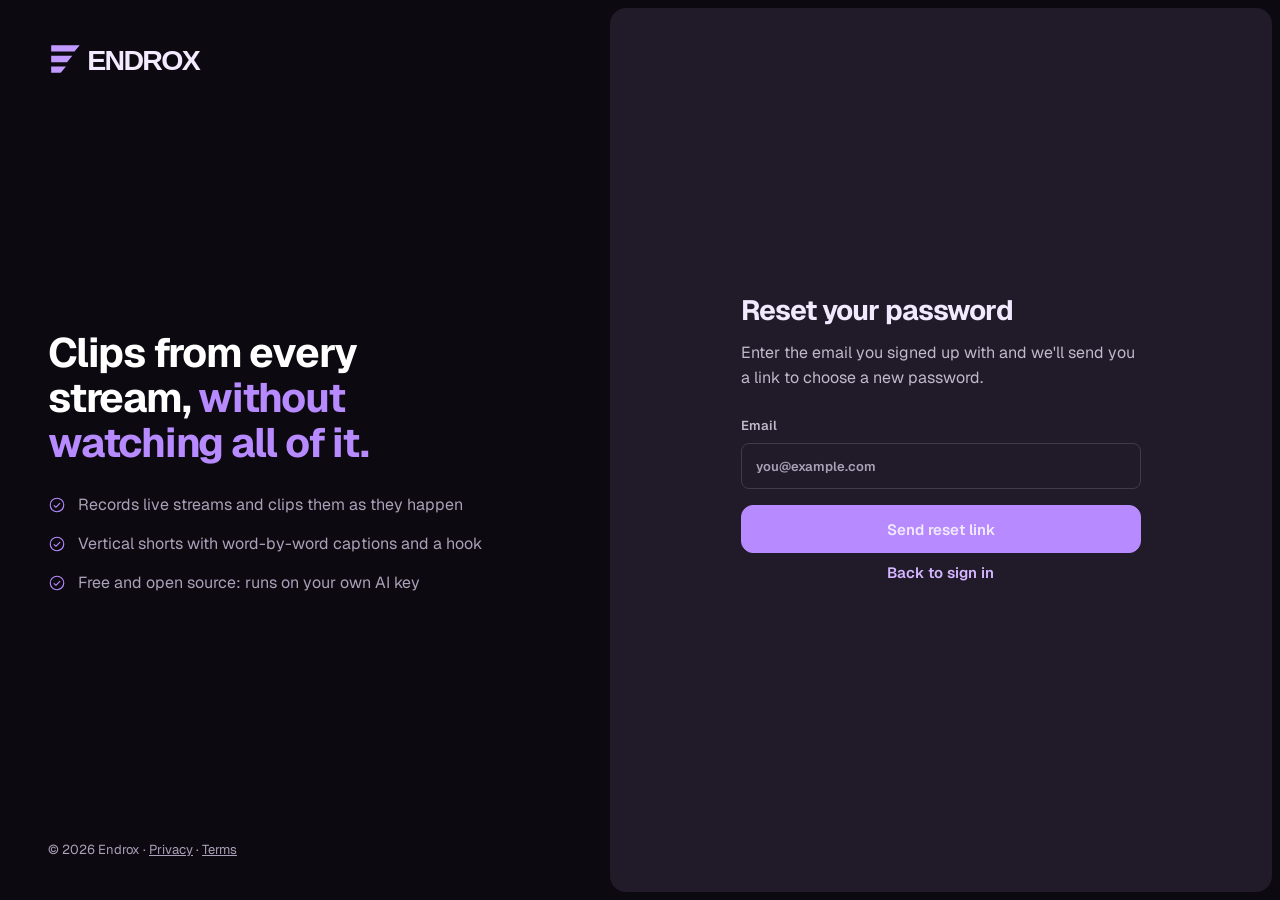
<file: reset.html>
<!doctype html>
<html lang="en">
<head>
<meta charset="utf-8">
<meta name="viewport" content="width=device-width, initial-scale=1">
<title>Reset your Endrox password</title>
<meta name="description" content="Reset the password for your Endrox account.">
<link rel="icon" type="image/svg+xml" href="/brand/favicon.svg">
<link rel="preconnect" href="https://fonts.googleapis.com">
<link rel="preconnect" href="https://fonts.gstatic.com" crossorigin>
<link href="https://fonts.googleapis.com/css2?family=Geist:wght@400;500;600;700&display=swap" rel="stylesheet">
<style>
:root{--brand:#b78aff;--brand-hi:#FF9A4C;--ink:#f1eaff;--soft:#2b203b;--line-b:#513866;--deep:#d4b5ff;
  --frame:#0c0a10;--frame-2:#201a28;--frame-text:#f5f2fc;--frame-dim:#aaa0b9;
  --muted:#1d1923;--line:#2d2736;--line-2:#43394d;--text:#f4f0f8;--dim:#c1b8cb;--faint:#aba1b7;--bad:#ff91a1;--bad-soft:#39202a;
  --r-lg:16px;--r:12px;--r-sm:8px;color-scheme:dark}
*{box-sizing:border-box}
[hidden]{display:none!important}
html{scroll-behavior:smooth}
body{margin:0;background:#211b29;color:var(--text);font:16px/1.55 "Geist","Segoe UI",system-ui,sans-serif;-webkit-font-smoothing:antialiased}
h1,h2,h3,p{margin:0}
a{color:inherit}
svg{width:18px;height:18px;flex:none;fill:currentColor}
:focus-visible{outline:2px solid var(--brand);outline-offset:2px}
.btn{display:inline-flex;align-items:center;justify-content:center;gap:8px;height:44px;padding:0 20px;border-radius:var(--r);border:1px solid var(--line-2);background:#211b29;color:var(--text);
  font:inherit;font-weight:600;font-size:15px;cursor:pointer;text-decoration:none;white-space:nowrap;transition:background-color .15s ease,border-color .15s ease,color .15s ease}
.btn:hover{background:var(--muted);border-color:#D4CAC3}
.btn.primary{background:var(--brand);border-color:var(--brand);color:var(--ink)}
.btn.primary:hover{background:var(--brand-hi);border-color:var(--brand-hi)}
.btn.dark{background:var(--ink);border-color:var(--ink);color:#fff}.btn.dark:hover{background:#33273e;border-color:#33273e}
.btn.sm{height:38px;padding:0 14px;font-size:14px}
.btn.lg{height:52px;padding:0 26px;font-size:16px}
.btn:disabled{opacity:.5;cursor:default}
@media (prefers-reduced-motion:reduce){*{animation:none!important;transition:none!important;scroll-behavior:auto!important}}

body{min-height:100vh;display:grid;grid-template-columns:minmax(0,1fr) minmax(0,1.1fr);background:var(--frame)}
.side{color:var(--frame-text);padding:40px 48px;display:flex;flex-direction:column;justify-content:space-between;min-height:100vh}
.side img{height:38px}
.side h1{font-size:clamp(30px,3.2vw,42px);line-height:1.1;letter-spacing:-.03em;font-weight:700;color:#fff;max-width:440px}
.side h1 em{font-style:normal;color:var(--brand)}
.side ul{list-style:none;padding:0;margin:28px 0 0;display:flex;flex-direction:column;gap:14px;color:var(--frame-dim);font-size:16px}
.side li{display:flex;gap:12px;align-items:flex-start}.side li svg{color:var(--brand);margin-top:3px}
.side small{color:var(--frame-dim);font-size:13px}
.main{background:#211b29;margin:8px 8px 8px 0;border-radius:var(--r-lg);display:grid;place-items:center;padding:32px 20px}
.card{width:100%;max-width:400px}
.card h2{font-size:28px;font-weight:700;letter-spacing:-.03em;color:var(--ink)}
.card>p{color:var(--dim);margin:8px 0 26px}
form{display:flex;flex-direction:column;gap:16px}
label{display:flex;flex-direction:column;gap:7px;font-size:13px;font-weight:600;color:var(--dim)}
input{height:46px;padding:0 14px;border-radius:var(--r-sm);border:1px solid var(--line-2);background:#211b29;font:inherit;color:var(--text);outline:none;transition:border-color .15s ease,background-color .15s ease}
input:hover{border-color:#D4CAC3}input:focus{border-color:var(--brand);background:#211b29}
input:focus-visible{outline:none}
input::placeholder{color:var(--faint)}
.btn{width:100%;height:48px}
.or{display:flex;align-items:center;gap:14px;color:var(--faint);font-size:13px;margin:20px 0}
.or::before,.or::after{content:"";flex:1;height:1px;background:var(--line)}
.err{display:none;background:var(--bad-soft);color:var(--bad);padding:11px 14px;border-radius:var(--r);font-size:14px;font-weight:500}
.err.on{display:block}
.swap{margin-top:22px;text-align:center;color:var(--dim);font-size:15px}
.swap a{color:var(--deep);font-weight:600;text-decoration:none}.swap a:hover{text-decoration:underline}
.hint{font-size:13px;color:var(--faint);font-weight:400}
.pwrow{display:flex;justify-content:space-between;align-items:baseline}
.pwrow a{font-size:13px;font-weight:600;color:var(--deep);text-decoration:none}.pwrow a:hover{text-decoration:underline}
.legal{margin-top:14px;font-size:12px;color:var(--faint);text-align:center;line-height:1.5}
.legal a{color:var(--dim)}
.g{width:20px;height:20px}
.mobile-logo{display:none}
@media (max-width:860px){body{grid-template-columns:1fr;background:#211b29}.side{display:none}.main{margin:0;border-radius:0;min-height:100vh;align-content:center}.mobile-logo{display:block;height:34px;margin-bottom:28px}}
</style>
</head>
<body>
<aside class="side">
  <a href="/" aria-label="Endrox home"><img src="/brand/logo-light.svg" alt="Endrox"></a>
  <div>
    <h1>Clips from every stream, <em>without watching all of it.</em></h1>
    <ul>
      <li><svg viewBox="0 0 256 256" aria-hidden="true"><path d="M173.66,98.34a8,8,0,0,1,0,11.32l-56,56a8,8,0,0,1-11.32,0l-24-24a8,8,0,0,1,11.32-11.32L112,148.69l50.34-50.35A8,8,0,0,1,173.66,98.34ZM232,128A104,104,0,1,1,128,24,104.11,104.11,0,0,1,232,128Zm-16,0a88,88,0,1,0-88,88A88.1,88.1,0,0,0,216,128Z"/></svg><span>Records live streams and clips them as they happen</span></li>
      <li><svg viewBox="0 0 256 256" aria-hidden="true"><path d="M173.66,98.34a8,8,0,0,1,0,11.32l-56,56a8,8,0,0,1-11.32,0l-24-24a8,8,0,0,1,11.32-11.32L112,148.69l50.34-50.35A8,8,0,0,1,173.66,98.34ZM232,128A104,104,0,1,1,128,24,104.11,104.11,0,0,1,232,128Zm-16,0a88,88,0,1,0-88,88A88.1,88.1,0,0,0,216,128Z"/></svg><span>Vertical shorts with word-by-word captions and a hook</span></li>
      <li><svg viewBox="0 0 256 256" aria-hidden="true"><path d="M173.66,98.34a8,8,0,0,1,0,11.32l-56,56a8,8,0,0,1-11.32,0l-24-24a8,8,0,0,1,11.32-11.32L112,148.69l50.34-50.35A8,8,0,0,1,173.66,98.34ZM232,128A104,104,0,1,1,128,24,104.11,104.11,0,0,1,232,128Zm-16,0a88,88,0,1,0-88,88A88.1,88.1,0,0,0,216,128Z"/></svg><span>Free and open source: runs on your own AI key</span></li>
    </ul>
  </div>
  <small>© <span id="year"></span> Endrox · <a href="/privacy" style="color:inherit">Privacy</a> · <a href="/terms" style="color:inherit">Terms</a></small>
</aside>
<main class="main"><div class="card">
  <a href="/"><img class="mobile-logo" src="/brand/logo.svg" alt="Endrox"></a>
  <h2 id="h">Reset your password</h2><p id="p">Enter the email you signed up with and we'll send you a link to choose a new password.</p>
  <form id="ask" novalidate>
    <div class="err" id="err" role="alert"></div>
    <label>Email<input id="email" type="email" autocomplete="email" placeholder="you@example.com" required></label>
    <button class="btn primary" id="go1">Send reset link</button>
  </form>
  <div id="sent" hidden><div class="okbox">If there's an account for that email, a reset link is on its way. It works for one hour. Check your spam folder if you don't see it.</div></div>
  <form id="set" novalidate hidden>
    <div class="err" id="err2" role="alert"></div>
    <label>New password<input id="pw" type="password" autocomplete="new-password" required minlength="8"><span class="hint">At least 8 characters.</span></label>
    <label>Type it again<input id="pw2" type="password" autocomplete="new-password" required minlength="8"></label>
    <button class="btn primary" id="go2">Save new password</button>
  </form>
  <p class="swap"><a href="/login">Back to sign in</a></p>
</div></main>
<style>.okbox{background:#E9F6EE;color:#1F7A4D;padding:14px 16px;border-radius:var(--r);font-size:15px;line-height:1.5}</style>
<script>
document.getElementById("year").textContent = new Date().getFullYear();
const q = new URLSearchParams(location.search), token = q.get("t");
const $ = id => document.getElementById(id);
const fail = (box, m) => { $(box).textContent = m; $(box).classList.add("on"); };
if (token) {
  $("ask").hidden = true; $("set").hidden = false;
  $("h").textContent = "Choose a new password"; $("p").textContent = "You'll be signed in, and signed out everywhere else.";
}
$("ask").addEventListener("submit", async e => {
  e.preventDefault(); $("err").classList.remove("on");
  const email = $("email").value.trim(); if (!email) return fail("err", "Enter your email.");
  $("go1").disabled = true;
  try {
    const r = await fetch("/api/auth/forgot", {method:"POST", headers:{"Content-Type":"application/json"}, body:JSON.stringify({email})});
    const d = await r.json().catch(() => ({}));
    if (!r.ok) throw new Error(typeof d.detail === "string" ? d.detail : "Something went wrong. Try again.");
    $("ask").hidden = true; $("sent").hidden = false;
  } catch (err) { fail("err", err.message); $("go1").disabled = false; }
});
$("set").addEventListener("submit", async e => {
  e.preventDefault(); $("err2").classList.remove("on");
  const a = $("pw").value, b = $("pw2").value;
  if (a.length < 8) return fail("err2", "Use at least 8 characters.");
  if (a !== b) return fail("err2", "The two passwords don't match.");
  $("go2").disabled = true;
  try {
    const r = await fetch("/api/auth/reset", {method:"POST", headers:{"Content-Type":"application/json"}, body:JSON.stringify({token, password:a})});
    const d = await r.json().catch(() => ({}));
    if (!r.ok) throw new Error(typeof d.detail === "string" ? d.detail : "Something went wrong. Try again.");
    location.href = "/app";
  } catch (err) { fail("err2", err.message); $("go2").disabled = false; }
});
</script>
</body>
</html>
</file>
